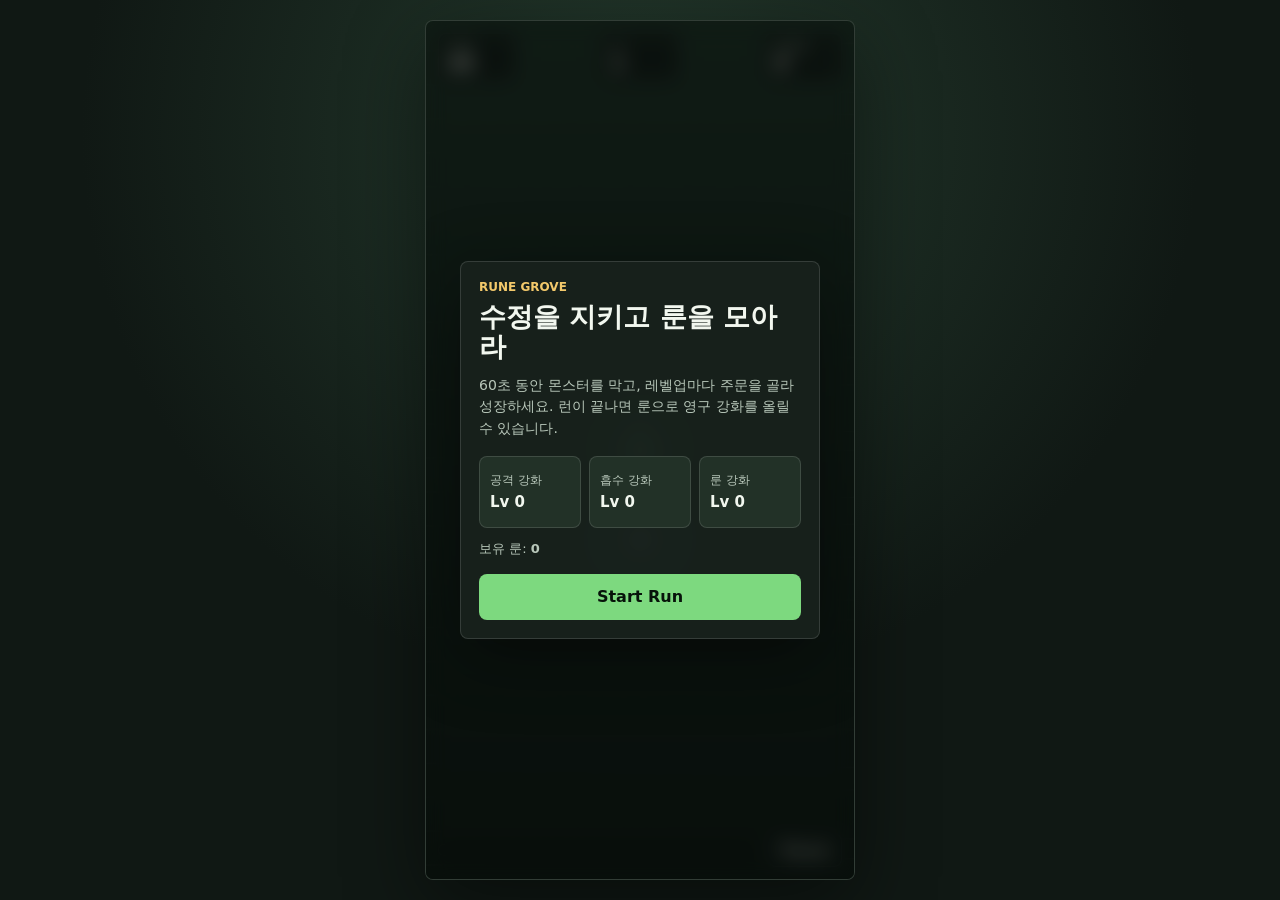
<file: 50_프로젝트/모바일게임/개발/rune-grove-prototype/index.html>
<!doctype html>
<html lang="ko">
  <head>
    <meta charset="utf-8" />
    <meta name="viewport" content="width=device-width, initial-scale=1, viewport-fit=cover" />
    <meta name="theme-color" content="#101814" />
    <title>Rune Grove Prototype</title>
    <link rel="stylesheet" href="style.css" />
  </head>
  <body>
    <main class="shell">
      <section class="game-panel" aria-label="Rune Grove prototype">
        <canvas id="game" width="390" height="760"></canvas>

        <div class="hud top">
          <div>
            <span class="label">TIME</span>
            <strong id="time">60</strong>
          </div>
          <div>
            <span class="label">LV</span>
            <strong id="level">1</strong>
          </div>
          <div>
            <span class="label">RUNES</span>
            <strong id="runes">0</strong>
          </div>
        </div>

        <div class="hud bottom">
          <div class="bar">
            <span id="xpBar"></span>
          </div>
          <button id="pauseBtn" type="button">Pause</button>
        </div>

        <div id="startScreen" class="overlay">
          <div class="modal">
            <p class="eyebrow">Rune Grove</p>
            <h1>수정을 지키고 룬을 모아라</h1>
            <p>
              60초 동안 몬스터를 막고, 레벨업마다 주문을 골라 성장하세요.
              런이 끝나면 룬으로 영구 강화를 올릴 수 있습니다.
            </p>
            <div class="upgrade-row">
              <button class="meta" data-meta="damage" type="button">
                <span>공격 강화</span>
                <strong id="metaDamage">Lv 0</strong>
              </button>
              <button class="meta" data-meta="magnet" type="button">
                <span>흡수 강화</span>
                <strong id="metaMagnet">Lv 0</strong>
              </button>
              <button class="meta" data-meta="reward" type="button">
                <span>룬 강화</span>
                <strong id="metaReward">Lv 0</strong>
              </button>
            </div>
            <p class="wallet">보유 룬: <strong id="bankedRunes">0</strong></p>
            <button id="startBtn" class="primary" type="button">Start Run</button>
          </div>
        </div>

        <div id="levelScreen" class="overlay hidden">
          <div class="modal">
            <p class="eyebrow">Level Up</p>
            <h2>강화를 선택하세요</h2>
            <div id="choices" class="choices"></div>
          </div>
        </div>

        <div id="resultScreen" class="overlay hidden">
          <div class="modal">
            <p class="eyebrow">Run Complete</p>
            <h2 id="resultTitle">생존 성공</h2>
            <p id="resultSummary"></p>
            <button id="againBtn" class="primary" type="button">Back to Grove</button>
          </div>
        </div>
      </section>
    </main>
    <script src="game.js"></script>
  </body>
</html>
</file>
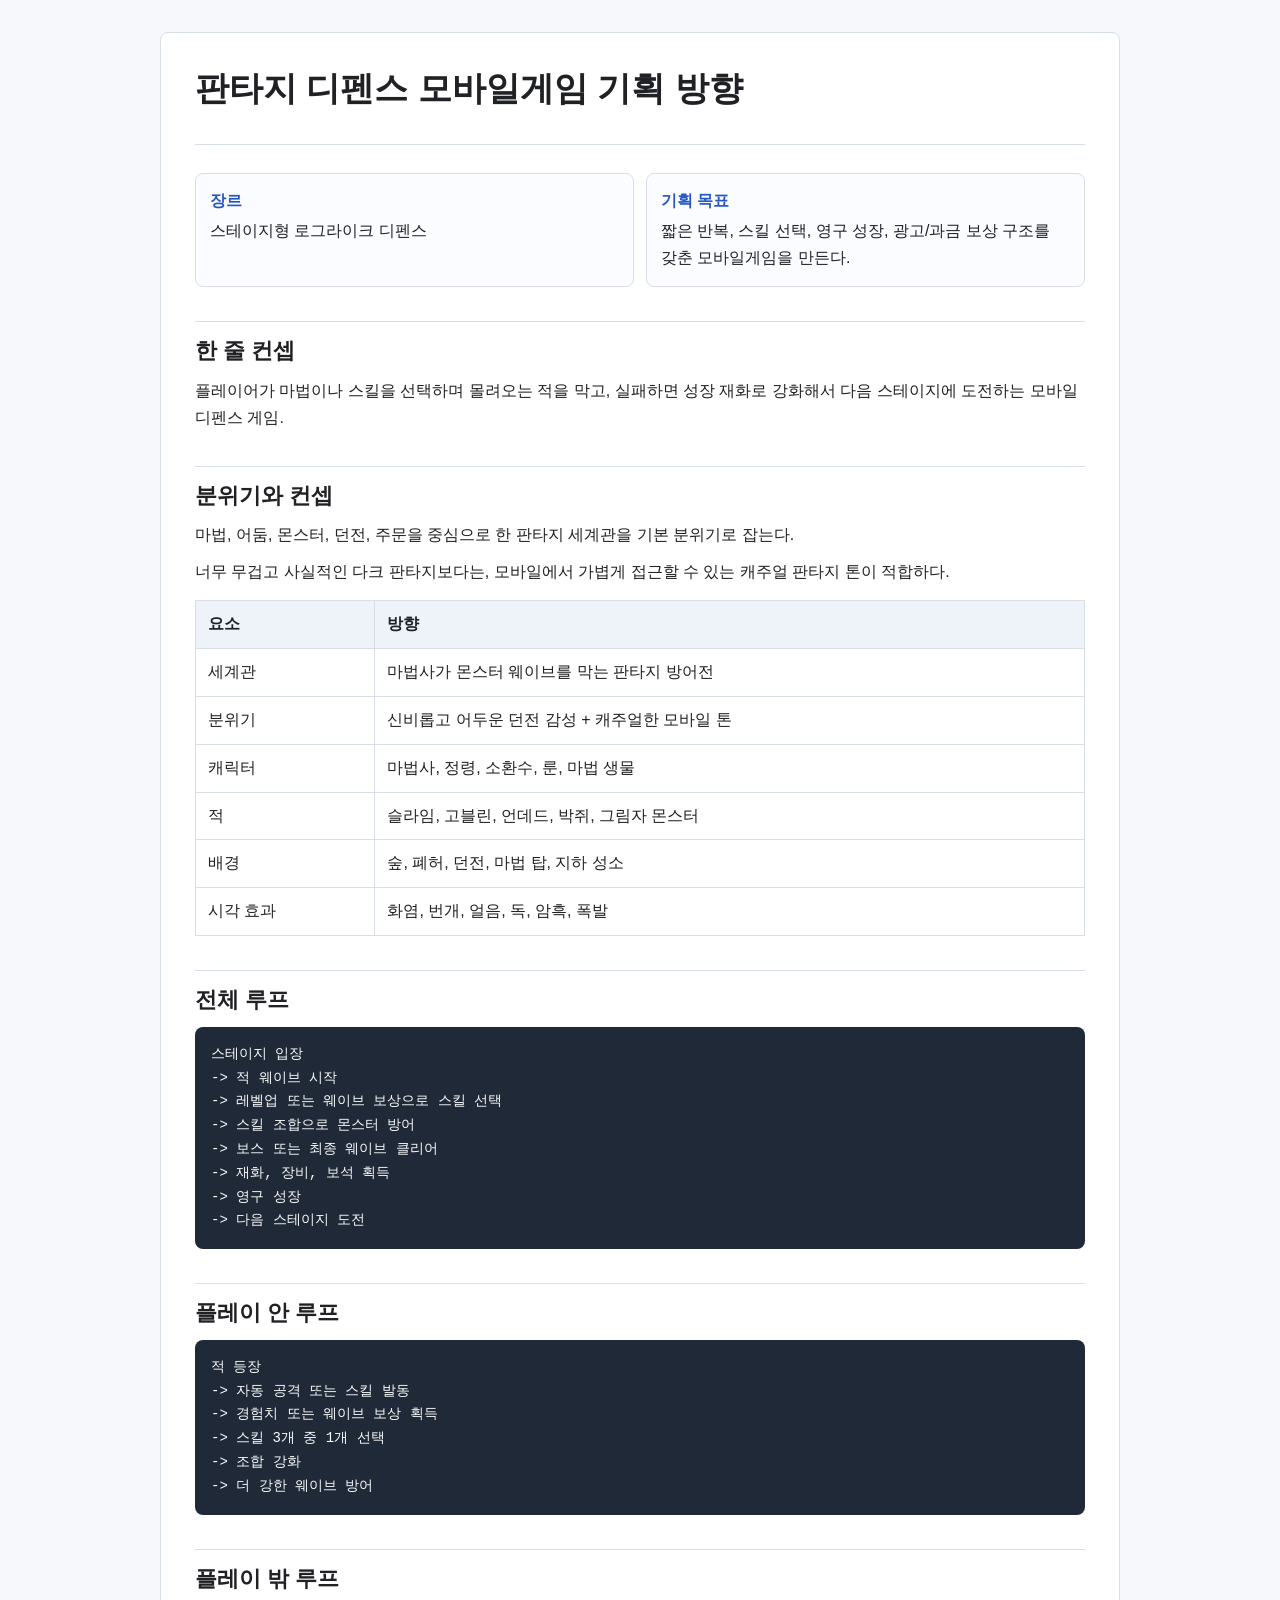
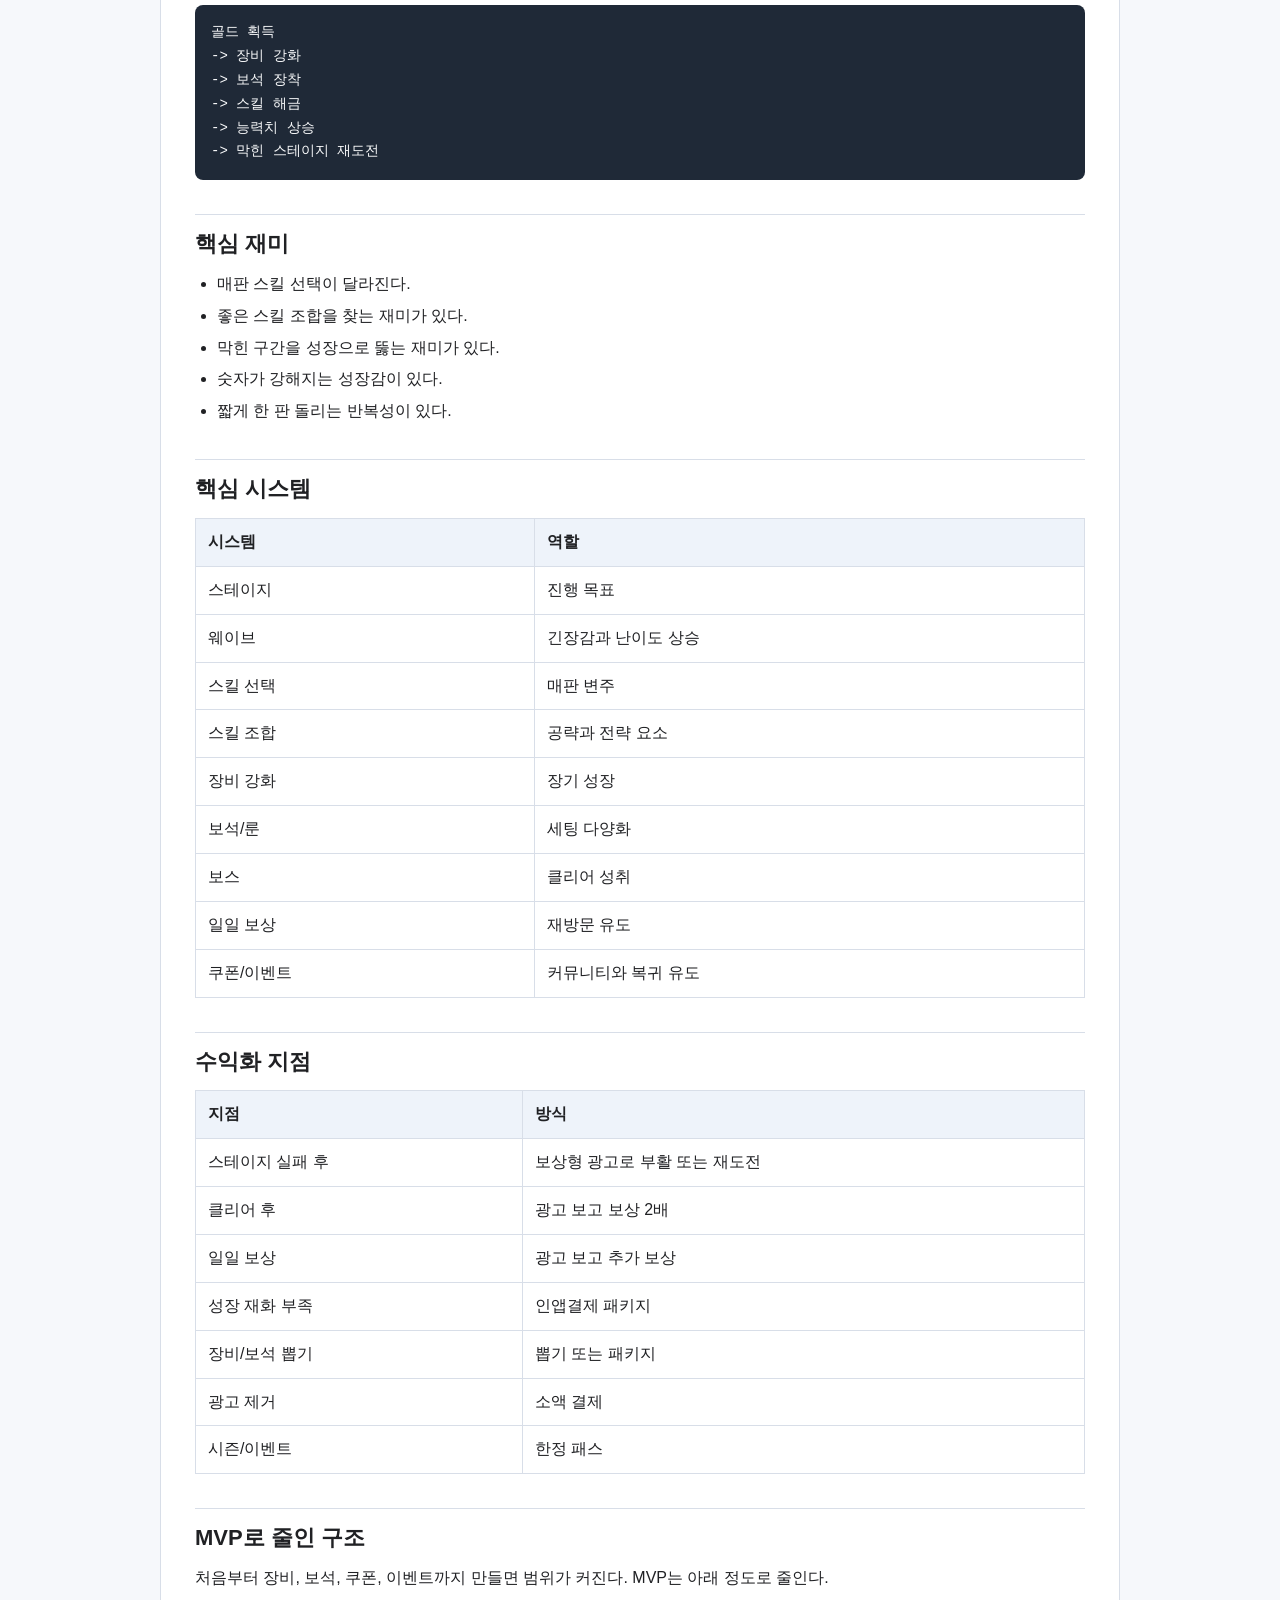
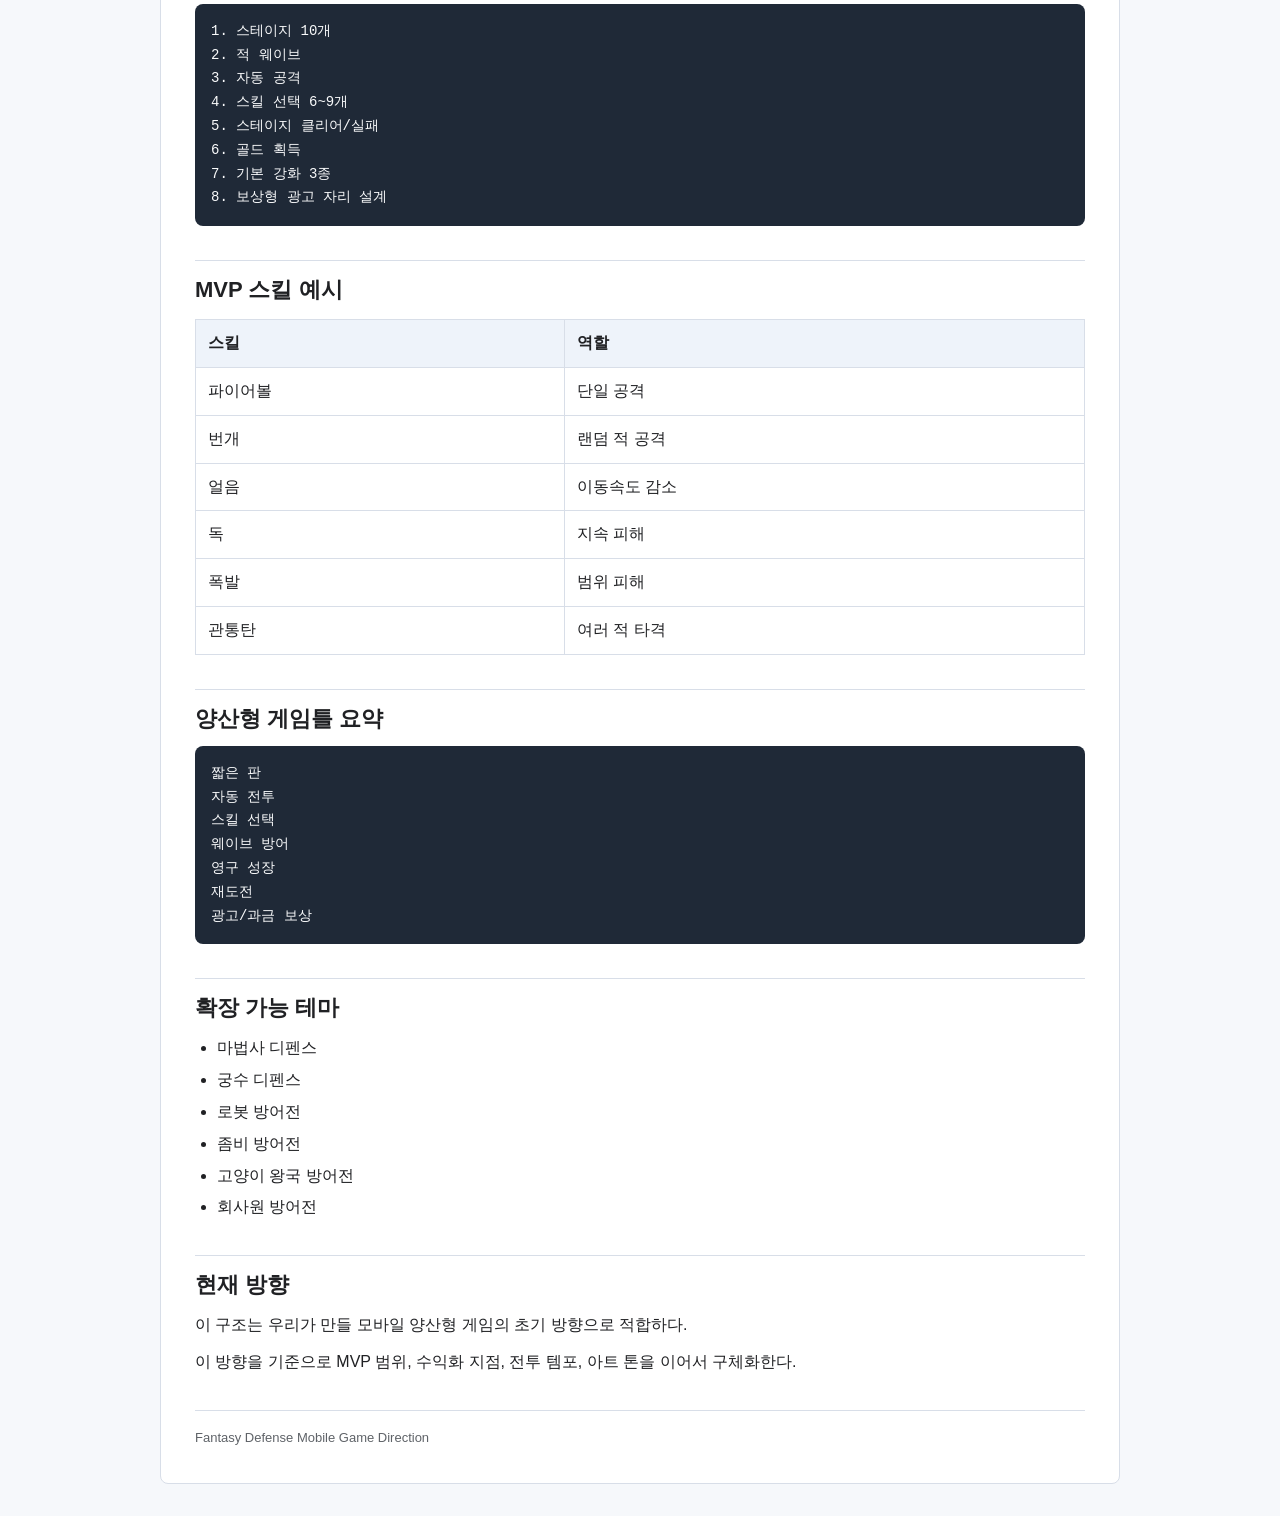
<file: 50_프로젝트/모바일게임/분석/땡땡마법사-게임분석.html>
<!doctype html>
<html lang="ko">
<head>
  <meta charset="utf-8">
  <meta name="viewport" content="width=device-width, initial-scale=1">
  <title>판타지 디펜스 모바일게임 기획 방향</title>
  <style>
    :root {
      --bg: #f6f8fb;
      --panel: #ffffff;
      --text: #202124;
      --muted: #5f6368;
      --line: #d8dee8;
      --soft: #eef3fa;
      --accent: #2457c5;
    }

    * {
      box-sizing: border-box;
    }

    body {
      margin: 0;
      background: var(--bg);
      color: var(--text);
      font-family: -apple-system, BlinkMacSystemFont, "Segoe UI", "Noto Sans KR", sans-serif;
      line-height: 1.68;
    }

    main {
      width: min(960px, calc(100% - 32px));
      margin: 32px auto;
      padding: 34px;
      background: var(--panel);
      border: 1px solid var(--line);
      border-radius: 8px;
    }

    header {
      margin-bottom: 28px;
      padding-bottom: 22px;
      border-bottom: 1px solid var(--line);
    }

    h1 {
      margin: 0 0 12px;
      font-size: 34px;
      line-height: 1.25;
      letter-spacing: 0;
    }

    h2 {
      margin: 34px 0 12px;
      padding-top: 14px;
      border-top: 1px solid var(--line);
      font-size: 22px;
      line-height: 1.35;
      letter-spacing: 0;
    }

    p {
      margin: 10px 0;
    }

    .lead {
      color: var(--muted);
      font-size: 16px;
    }

    code {
      padding: 2px 6px;
      border-radius: 4px;
      background: var(--soft);
      font-family: "Cascadia Code", Consolas, monospace;
      font-size: 0.94em;
    }

    pre {
      overflow-x: auto;
      margin: 12px 0 20px;
      padding: 16px;
      border-radius: 8px;
      background: #1f2937;
      color: #f9fafb;
      font-family: "Cascadia Code", Consolas, monospace;
      font-size: 14px;
      line-height: 1.7;
    }

    pre code {
      padding: 0;
      background: transparent;
      color: inherit;
      font-size: inherit;
    }

    ul {
      margin: 10px 0 18px 22px;
      padding: 0;
    }

    li {
      margin: 5px 0;
    }

    .table-wrap {
      overflow-x: auto;
      margin: 14px 0 22px;
    }

    table {
      width: 100%;
      border-collapse: collapse;
      background: #fff;
    }

    th,
    td {
      padding: 10px 12px;
      border: 1px solid var(--line);
      text-align: left;
      vertical-align: top;
    }

    th {
      background: var(--soft);
      font-weight: 700;
    }

    .summary {
      display: grid;
      grid-template-columns: repeat(2, minmax(0, 1fr));
      gap: 12px;
      margin: 18px 0 4px;
    }

    .summary div {
      padding: 14px;
      border: 1px solid var(--line);
      border-radius: 8px;
      background: #fbfcff;
    }

    .summary strong {
      display: block;
      margin-bottom: 4px;
      color: var(--accent);
    }

    footer {
      margin-top: 34px;
      padding-top: 16px;
      border-top: 1px solid var(--line);
      color: var(--muted);
      font-size: 13px;
    }

    @media (max-width: 680px) {
      main {
        width: 100%;
        margin: 0;
        padding: 22px 16px;
        border-width: 0;
        border-radius: 0;
      }

      h1 {
        font-size: 27px;
      }

      h2 {
        font-size: 20px;
      }

      .summary {
        grid-template-columns: 1fr;
      }
    }
  </style>
</head>
<body>
  <main>
    <header>
      <h1>판타지 디펜스 모바일게임 기획 방향</h1>
    </header>

    <section class="summary" aria-label="요약">
      <div>
        <strong>장르</strong>
        스테이지형 로그라이크 디펜스
      </div>
      <div>
        <strong>기획 목표</strong>
        짧은 반복, 스킬 선택, 영구 성장, 광고/과금 보상 구조를 갖춘 모바일게임을 만든다.
      </div>
    </section>

    <h2>한 줄 컨셉</h2>
    <p>플레이어가 마법이나 스킬을 선택하며 몰려오는 적을 막고, 실패하면 성장 재화로 강화해서 다음 스테이지에 도전하는 모바일 디펜스 게임.</p>

    <h2>분위기와 컨셉</h2>
    <p>마법, 어둠, 몬스터, 던전, 주문을 중심으로 한 판타지 세계관을 기본 분위기로 잡는다.</p>
    <p>너무 무겁고 사실적인 다크 판타지보다는, 모바일에서 가볍게 접근할 수 있는 캐주얼 판타지 톤이 적합하다.</p>
    <div class="table-wrap">
      <table>
        <thead>
          <tr>
            <th>요소</th>
            <th>방향</th>
          </tr>
        </thead>
        <tbody>
          <tr><td>세계관</td><td>마법사가 몬스터 웨이브를 막는 판타지 방어전</td></tr>
          <tr><td>분위기</td><td>신비롭고 어두운 던전 감성 + 캐주얼한 모바일 톤</td></tr>
          <tr><td>캐릭터</td><td>마법사, 정령, 소환수, 룬, 마법 생물</td></tr>
          <tr><td>적</td><td>슬라임, 고블린, 언데드, 박쥐, 그림자 몬스터</td></tr>
          <tr><td>배경</td><td>숲, 폐허, 던전, 마법 탑, 지하 성소</td></tr>
          <tr><td>시각 효과</td><td>화염, 번개, 얼음, 독, 암흑, 폭발</td></tr>
        </tbody>
      </table>
    </div>

    <h2>전체 루프</h2>
    <pre><code>스테이지 입장
-&gt; 적 웨이브 시작
-&gt; 레벨업 또는 웨이브 보상으로 스킬 선택
-&gt; 스킬 조합으로 몬스터 방어
-&gt; 보스 또는 최종 웨이브 클리어
-&gt; 재화, 장비, 보석 획득
-&gt; 영구 성장
-&gt; 다음 스테이지 도전</code></pre>

    <h2>플레이 안 루프</h2>
    <pre><code>적 등장
-&gt; 자동 공격 또는 스킬 발동
-&gt; 경험치 또는 웨이브 보상 획득
-&gt; 스킬 3개 중 1개 선택
-&gt; 조합 강화
-&gt; 더 강한 웨이브 방어</code></pre>

    <h2>플레이 밖 루프</h2>
    <pre><code>골드 획득
-&gt; 장비 강화
-&gt; 보석 장착
-&gt; 스킬 해금
-&gt; 능력치 상승
-&gt; 막힌 스테이지 재도전</code></pre>

    <h2>핵심 재미</h2>
    <ul>
      <li>매판 스킬 선택이 달라진다.</li>
      <li>좋은 스킬 조합을 찾는 재미가 있다.</li>
      <li>막힌 구간을 성장으로 뚫는 재미가 있다.</li>
      <li>숫자가 강해지는 성장감이 있다.</li>
      <li>짧게 한 판 돌리는 반복성이 있다.</li>
    </ul>

    <h2>핵심 시스템</h2>
    <div class="table-wrap">
      <table>
        <thead>
          <tr>
            <th>시스템</th>
            <th>역할</th>
          </tr>
        </thead>
        <tbody>
          <tr><td>스테이지</td><td>진행 목표</td></tr>
          <tr><td>웨이브</td><td>긴장감과 난이도 상승</td></tr>
          <tr><td>스킬 선택</td><td>매판 변주</td></tr>
          <tr><td>스킬 조합</td><td>공략과 전략 요소</td></tr>
          <tr><td>장비 강화</td><td>장기 성장</td></tr>
          <tr><td>보석/룬</td><td>세팅 다양화</td></tr>
          <tr><td>보스</td><td>클리어 성취</td></tr>
          <tr><td>일일 보상</td><td>재방문 유도</td></tr>
          <tr><td>쿠폰/이벤트</td><td>커뮤니티와 복귀 유도</td></tr>
        </tbody>
      </table>
    </div>

    <h2>수익화 지점</h2>
    <div class="table-wrap">
      <table>
        <thead>
          <tr>
            <th>지점</th>
            <th>방식</th>
          </tr>
        </thead>
        <tbody>
          <tr><td>스테이지 실패 후</td><td>보상형 광고로 부활 또는 재도전</td></tr>
          <tr><td>클리어 후</td><td>광고 보고 보상 2배</td></tr>
          <tr><td>일일 보상</td><td>광고 보고 추가 보상</td></tr>
          <tr><td>성장 재화 부족</td><td>인앱결제 패키지</td></tr>
          <tr><td>장비/보석 뽑기</td><td>뽑기 또는 패키지</td></tr>
          <tr><td>광고 제거</td><td>소액 결제</td></tr>
          <tr><td>시즌/이벤트</td><td>한정 패스</td></tr>
        </tbody>
      </table>
    </div>

    <h2>MVP로 줄인 구조</h2>
    <p>처음부터 장비, 보석, 쿠폰, 이벤트까지 만들면 범위가 커진다. MVP는 아래 정도로 줄인다.</p>
    <pre><code>1. 스테이지 10개
2. 적 웨이브
3. 자동 공격
4. 스킬 선택 6~9개
5. 스테이지 클리어/실패
6. 골드 획득
7. 기본 강화 3종
8. 보상형 광고 자리 설계</code></pre>

    <h2>MVP 스킬 예시</h2>
    <div class="table-wrap">
      <table>
        <thead>
          <tr>
            <th>스킬</th>
            <th>역할</th>
          </tr>
        </thead>
        <tbody>
          <tr><td>파이어볼</td><td>단일 공격</td></tr>
          <tr><td>번개</td><td>랜덤 적 공격</td></tr>
          <tr><td>얼음</td><td>이동속도 감소</td></tr>
          <tr><td>독</td><td>지속 피해</td></tr>
          <tr><td>폭발</td><td>범위 피해</td></tr>
          <tr><td>관통탄</td><td>여러 적 타격</td></tr>
        </tbody>
      </table>
    </div>

    <h2>양산형 게임틀 요약</h2>
    <pre><code>짧은 판
자동 전투
스킬 선택
웨이브 방어
영구 성장
재도전
광고/과금 보상</code></pre>

    <h2>확장 가능 테마</h2>
    <ul>
      <li>마법사 디펜스</li>
      <li>궁수 디펜스</li>
      <li>로봇 방어전</li>
      <li>좀비 방어전</li>
      <li>고양이 왕국 방어전</li>
      <li>회사원 방어전</li>
    </ul>

    <h2>현재 방향</h2>
    <p>이 구조는 우리가 만들 모바일 양산형 게임의 초기 방향으로 적합하다.</p>
    <p>이 방향을 기준으로 MVP 범위, 수익화 지점, 전투 템포, 아트 톤을 이어서 구체화한다.</p>

    <footer>
      Fantasy Defense Mobile Game Direction
    </footer>
  </main>
</body>
</html>
</file>
<file: 50_프로젝트/모바일게임/개발/rune-grove-prototype/style.css>
:root {
  color-scheme: dark;
  --bg: #101814;
  --panel: #18221d;
  --panel-2: #223127;
  --text: #f2f7ef;
  --muted: #b8c7ba;
  --accent: #7dd97f;
  --accent-2: #f3c96b;
  --danger: #f26d6d;
  --line: rgba(255, 255, 255, 0.13);
}

* {
  box-sizing: border-box;
}

html,
body {
  width: 100%;
  height: 100%;
  margin: 0;
  overflow: hidden;
  background: radial-gradient(circle at 50% 15%, #243a2d 0, var(--bg) 56%);
  color: var(--text);
  font-family: Inter, ui-sans-serif, system-ui, -apple-system, BlinkMacSystemFont, "Segoe UI", sans-serif;
}

button {
  border: 0;
  border-radius: 8px;
  color: inherit;
  font: inherit;
  cursor: pointer;
}

.shell {
  display: grid;
  width: 100%;
  height: 100%;
  place-items: center;
  padding: max(12px, env(safe-area-inset-top)) 12px max(12px, env(safe-area-inset-bottom));
}

.game-panel {
  position: relative;
  width: min(100vw - 24px, 430px);
  height: min(100dvh - 24px, 860px);
  overflow: hidden;
  border: 1px solid var(--line);
  border-radius: 8px;
  background: #142018;
  box-shadow: 0 24px 80px rgba(0, 0, 0, 0.45);
  touch-action: none;
}

canvas {
  display: block;
  width: 100%;
  height: 100%;
}

.hud {
  position: absolute;
  z-index: 3;
  right: 12px;
  left: 12px;
  display: flex;
  align-items: center;
  gap: 8px;
  pointer-events: none;
}

.hud.top {
  top: 12px;
  justify-content: space-between;
}

.hud.top > div {
  min-width: 78px;
  padding: 8px 10px;
  border: 1px solid var(--line);
  border-radius: 8px;
  background: rgba(16, 24, 20, 0.78);
  backdrop-filter: blur(10px);
}

.label {
  display: block;
  color: var(--muted);
  font-size: 10px;
  line-height: 1.1;
  letter-spacing: 0;
}

.hud strong {
  display: block;
  margin-top: 2px;
  font-size: 18px;
  line-height: 1;
}

.hud.bottom {
  bottom: 12px;
}

.bar {
  position: relative;
  flex: 1;
  height: 12px;
  overflow: hidden;
  border: 1px solid var(--line);
  border-radius: 999px;
  background: rgba(4, 8, 6, 0.62);
}

.bar span {
  display: block;
  width: 0%;
  height: 100%;
  border-radius: inherit;
  background: linear-gradient(90deg, #67d7ff, #b18cff);
}

#pauseBtn {
  width: 74px;
  height: 34px;
  background: rgba(16, 24, 20, 0.78);
  border: 1px solid var(--line);
  pointer-events: auto;
}

.overlay {
  position: absolute;
  z-index: 10;
  inset: 0;
  display: grid;
  place-items: center;
  padding: 18px;
  background: rgba(6, 10, 8, 0.56);
  backdrop-filter: blur(10px);
}

.overlay.hidden {
  display: none;
}

.modal {
  width: min(100%, 360px);
  border: 1px solid var(--line);
  border-radius: 8px;
  background: rgba(24, 34, 29, 0.96);
  padding: 18px;
  box-shadow: 0 18px 70px rgba(0, 0, 0, 0.45);
}

.eyebrow {
  margin: 0 0 8px;
  color: var(--accent-2);
  font-size: 12px;
  font-weight: 800;
  letter-spacing: 0;
  text-transform: uppercase;
}

h1,
h2,
p {
  margin: 0;
}

h1,
h2 {
  line-height: 1.12;
}

h1 {
  font-size: 27px;
}

h2 {
  font-size: 23px;
}

.modal p:not(.eyebrow):not(.wallet) {
  margin-top: 12px;
  color: var(--muted);
  font-size: 14px;
  line-height: 1.55;
}

.upgrade-row,
.choices {
  display: grid;
  gap: 8px;
  margin-top: 16px;
}

.upgrade-row {
  grid-template-columns: repeat(3, 1fr);
}

.meta,
.choice {
  min-height: 72px;
  padding: 10px;
  border: 1px solid var(--line);
  background: var(--panel-2);
  text-align: left;
}

.meta span,
.meta strong,
.choice span,
.choice strong {
  display: block;
}

.meta span,
.choice span {
  color: var(--muted);
  font-size: 12px;
  line-height: 1.25;
}

.meta strong,
.choice strong {
  margin-top: 5px;
  font-size: 15px;
  line-height: 1.2;
}

.choice {
  width: 100%;
}

.choice:hover,
.meta:hover {
  border-color: rgba(125, 217, 127, 0.75);
}

.wallet {
  margin-top: 12px;
  color: var(--muted);
  font-size: 13px;
}

.primary {
  width: 100%;
  height: 46px;
  margin-top: 16px;
  background: var(--accent);
  color: #07130a;
  font-weight: 900;
}

@media (max-width: 380px) {
  .hud.top > div {
    min-width: 64px;
    padding: 7px 8px;
  }

  .hud strong {
    font-size: 16px;
  }

  h1 {
    font-size: 24px;
  }

  .upgrade-row {
    grid-template-columns: 1fr;
  }
}
</file>
